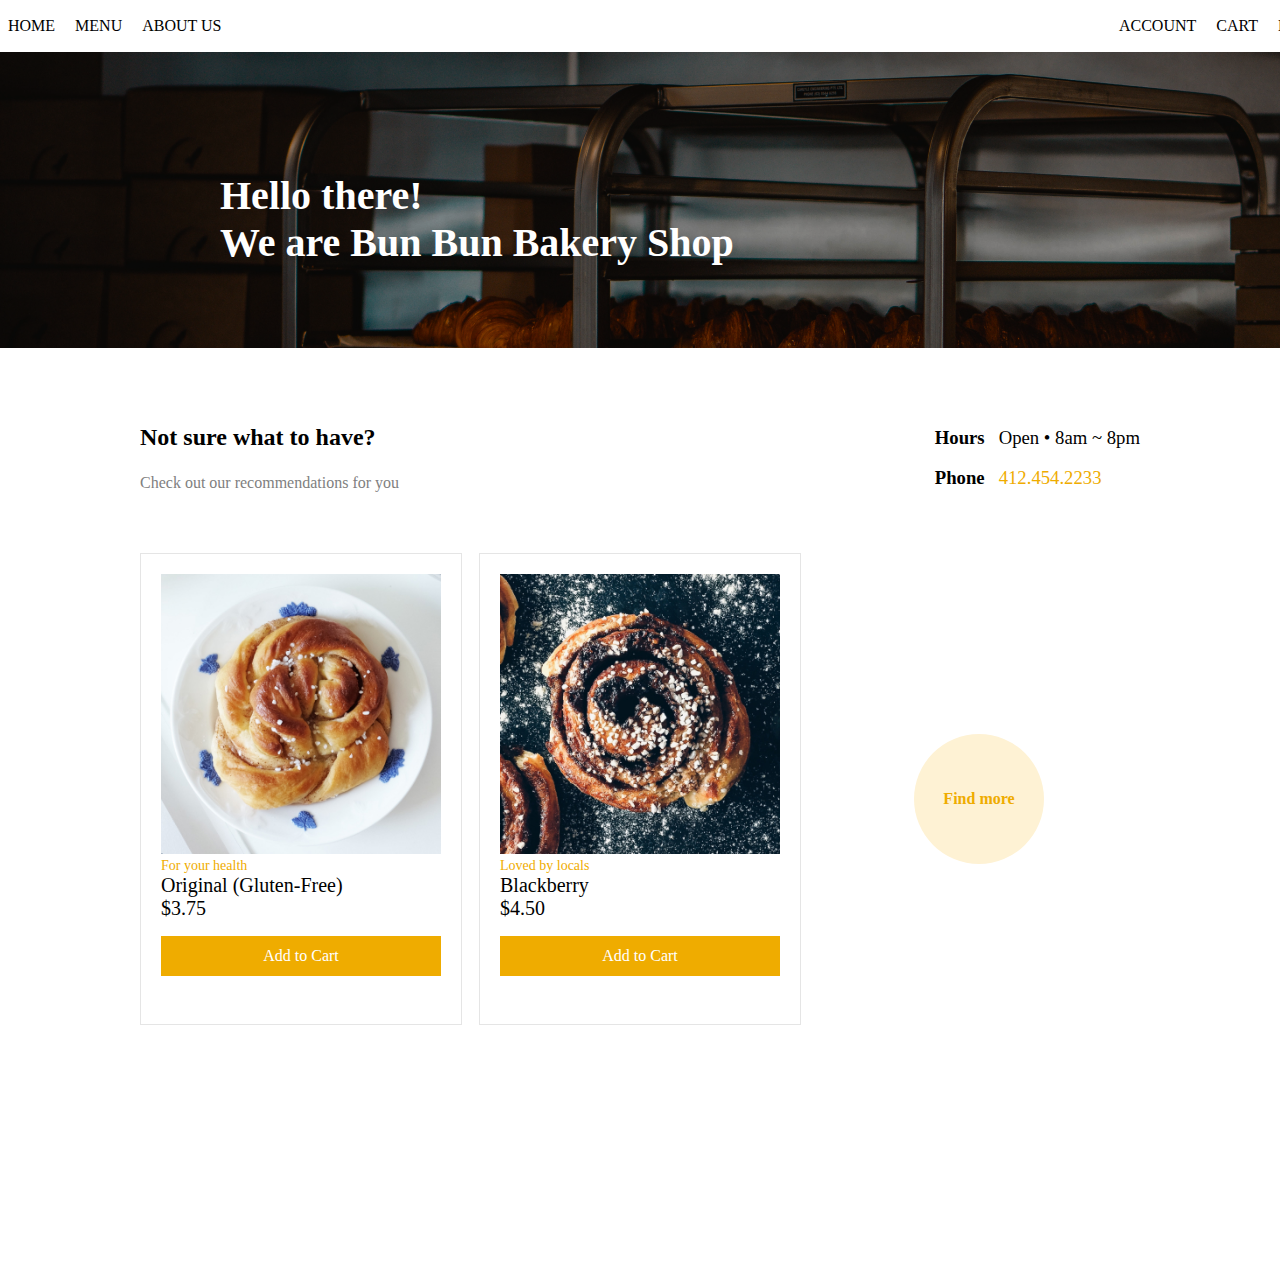
<file: index.html>
<!DOCTYPE html>
<html lang="en">
    <head>
        <title>Bun Bun Bakery Shop</title>
        <link rel="stylesheet" href="styles.css">
        <meta charset="UTF-8">
        <script defer src="main.js"></script>
        <script>
            // localStorage.setItem("addedItem", JSON.stringify(cartArray));
        </script>
    </head> 
    <body>
        <nav class="navBar">
            <div class="navBar__column">
                <a class="navBar__title" href="index.html">HOME</a>
                <a class="navBar__title" href="menu.html">MENU</a>
                <a class="navBar__title" href="about.html">ABOUT US</a>
            </div>   
            <div class="navBar__column">
                <a class="navBar__title" href="account.html">ACCOUNT</a>
                <a class="navBar__title" id="navBarCart" href="cart.html">CART</a> 
                <a class="navBar__title" href="location.html">LOCATION</a>                
            </div>
        </nav>
        <div class="hero--home">
            <img class="hero--home__img" src="images/home_hero.png" alt="bakery kitchen">
            <p class="hero--home__title"> 
                Hello there! <br> 
                We are Bun Bun Bakery Shop 
            </p>
        </div>
        <main>
            <section class="section--home">
                <div class="section--home row">
                    <div class="section--home__recommend">
                        <h1 class="section-heading">Not sure what to have?</h1>
                        <h5 class="section-subtitle">Check out our recommendations for you</h5>
                    </div>
                    <div class="section--home__operating-info"> 
                        <h3 class="section--home__operating-info__hours">Hours &nbsp;&nbsp;<span>Open • 8am ~ 8pm</span></h3>
                        <h3 class="section--home__operating-info__phone">Phone &nbsp;&nbsp;<span id="contact-phone">412.454.2233</span></h3>
                    </div>
                </div>
                <div id="content-container">
                    <div class="card menu-recommend">
                        <img class="menu-photo" src="images/menu_original.jpg" alt="topview of an original cinnamon roll">
                        <div class="recommend-topic">For your health</div>
                        <div class="menu-title">Original (Gluten-Free)</div>
                        <div class="menu-price">$3.75</div>
                        <div class="menu-btn">
                            <p class="menu-btn__title">Add to Cart</p>
                        </div> 
                    </div>
                    <div class="card menu-recommend">
                        <img class="menu-photo" src="images/menu_blackberry.jpg" alt="topview of a blackberry cinnamon roll">
                        <div class="recommend-topic">Loved by locals</div>
                        <div class="menu-title">Blackberry</div>
                        <div class="menu-price">$4.50</div>
                        <div class="menu-btn">
                            <p class="menu-btn__title">Add to Cart</p>
                        </div> 
                    </div>
                    <div class="btn-circle-area">
                        <div class="btn-circle">
                            <div class="btn-circle__title">Find more</div>
                        </div>
                    </div>
                </div>
            </section>
        </main>
        <footer>
        </footer>
    </body>
</html>
</file>
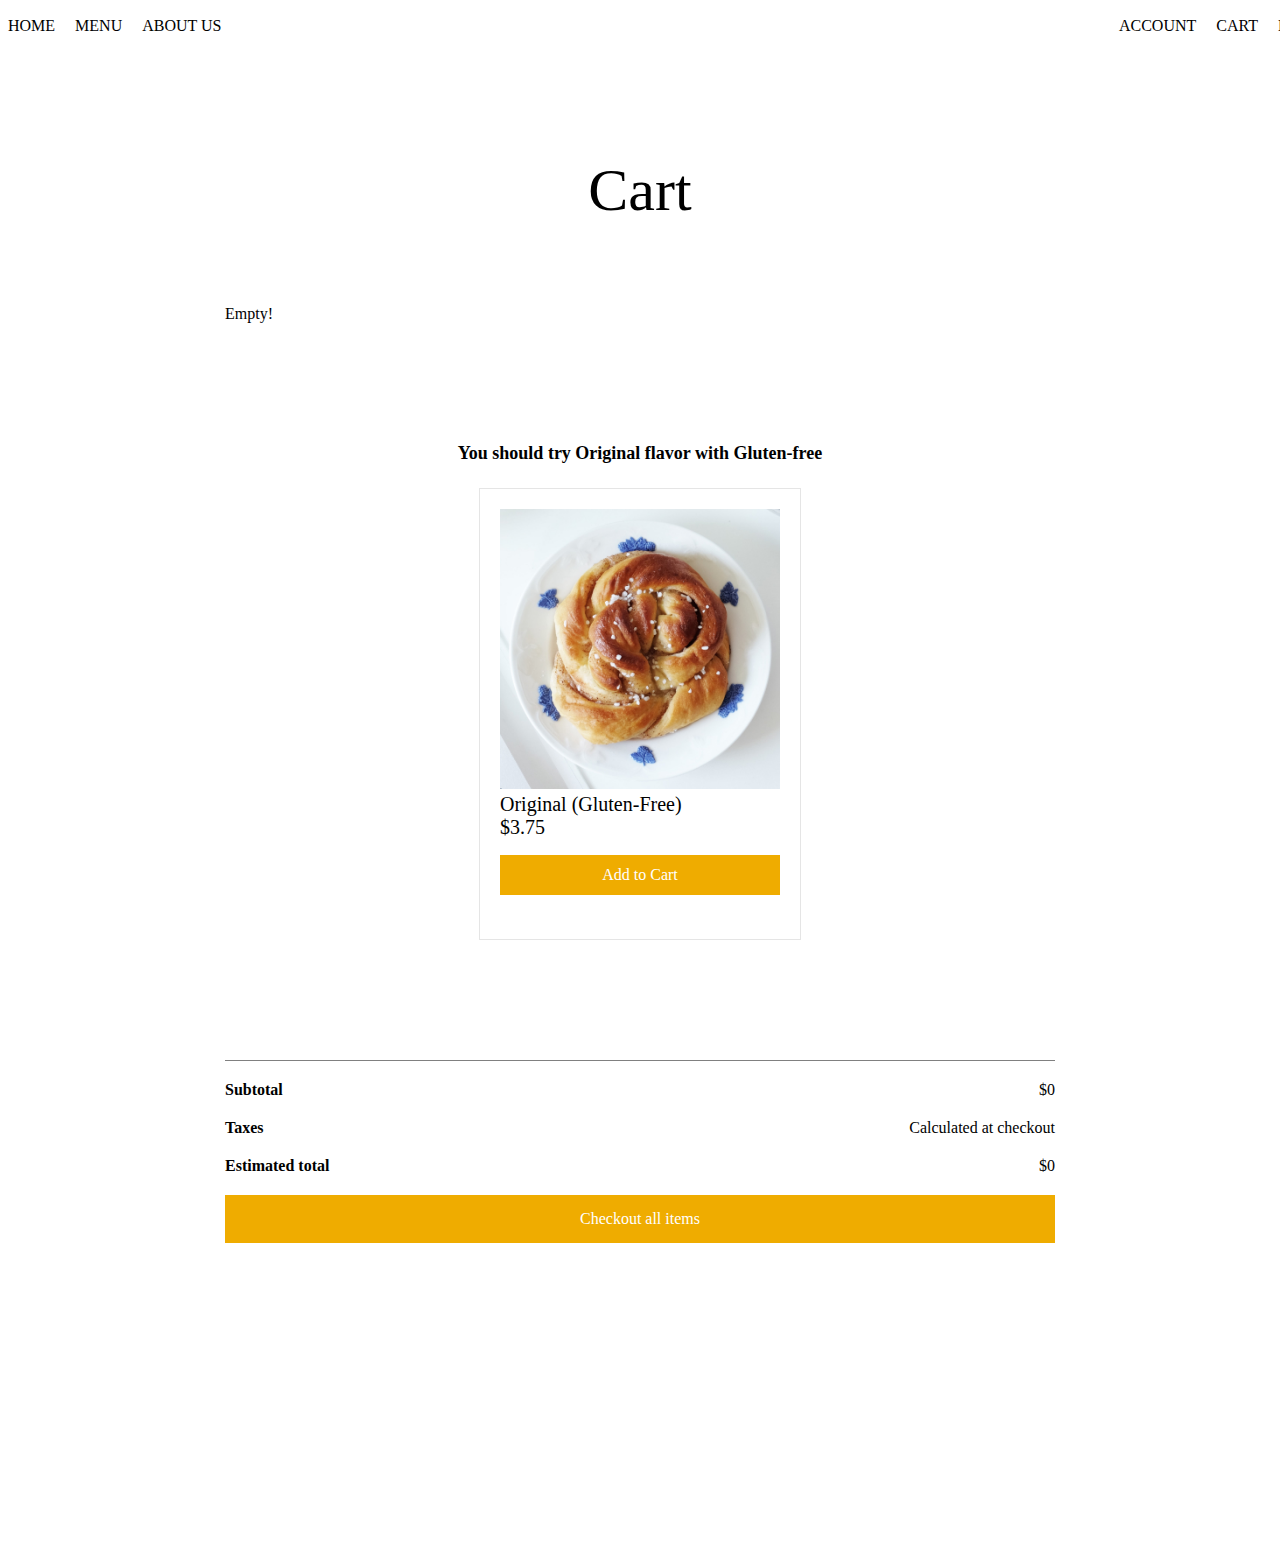
<file: cart.html>
<!DOCTYPE html>
<html lang="en">
    <head>
        <title>Bun Bun Bakery Shop</title>
        <link rel="stylesheet" href="styles.css">
        <meta charset="UTF-8">
        <script defer src="main.js"></script>
    </head> 
    <body>
        <nav class="navBar">
            <div class="navBar__column">
                <a class="navBar__title" href="index.html">HOME</a>
                <a class="navBar__title" href="menu.html">MENU</a>
                <a class="navBar__title" href="about.html">ABOUT US</a>
            </div>   
            <div class="navBar__column">
                <a class="navBar__title" href="account.html">ACCOUNT</a>
                <a class="navBar__title" id="navBarCart" href="cart.html">CART</a> 
                <a class="navBar__title" href="location.html">LOCATION</a>                
            </div>
        </nav>
        <main>
            <div class="page-top">                
                <div class="page-title">
                    Cart
                </div>
            </div>
            
            <section>
                <div class="cart-item" id="cart-item">

                    <!-- <div class="cart-item__column">
                        <div class="cart-item__checkbox">
                            <img id="cart-item__checkbox--activated" src="images/btn_checkbox_activated.jpg">
                        </div>
                    </div> -->

                    <!-- <div class="cart-item__column">
                        <img class="cart-item__photo" id="cart-item__photo--id" src="images/menu_original.jpg" alt="photo of cart added items">
                    </div> -->
                    
                    <!-- <div class="cart-item__column">
                        <div class="cart-item__option--price">
                            <div class="cart-item__option--title" id="cart-item__title--id">
                                Original 
                            </div>
                            <div class="cart-item__option--price" id="cart-item__price--id">
                                $3.75
                            </div>
                        </div>
                        <div class="cart-item__option">
                            Glaze: &nbsp; <span id="cart-item__glaze--id">None</span>
                        </div>
                        <div class="cart-item__option">
                            Qty: &nbsp; <span id="cart-item__qty__dropdown--id">1</span>
                        </div>
                        <div class="cart-item__option">
                            Free delivery
                        </div>
                        <div class="cart-item__remove">
                            Remove 
                        </div> 
                    </div> -->

                </div>

            </section>
            <section>
                <div id="section-heading--cart-recommend">
                    <div class="section-heading center">
                        You should try Original flavor with Gluten-free
                    </div>
                </div>

                <div class="card menu recommend-item">    
                    <img class="menu-photo" src="images/menu_original.jpg" alt="topview of an original gluten free cinnamon roll">
                    <div class="menu-title">Original (Gluten-Free)</div>
                    <div class="menu-price">$3.75</div>
                    <div class="menu-btn">
                        <p class="menu-btn__title">Add to Cart</p>
                    </div> 
                </div>
            </section>
            <section>
                <div class="divider">
                </div>
                <div class="cart-checkout">
                    <div class="cart-checkout__list">
                        <div class="cart-checkout__list__title">
                            Subtotal
                        </div>
                        <div class="cart-checkout__list__description">
                            <span id="sub-total"></span>
                        </div>
                    </div>
                    <div class="cart-checkout__list">
                        <div class="cart-checkout__list__title">
                            Taxes
                        </div>
                        <div class="cart-checkout__list__description">
                            Calculated at checkout
                        </div>
                    </div>
                    <div class="cart-checkout__list">
                        <div class="cart-checkout__list__title">
                            Estimated total
                        </div>
                        <div class="cart-checkout__list__description">
                            <span id="est-total"></span>
                        </div>
                    </div>
                    <div class="cart-checkout__btn">
                        Checkout all items
                    </div>
                </div>
            </section>
        </main>
        <footer>
        </footer>
    </body>
</html>
</file>
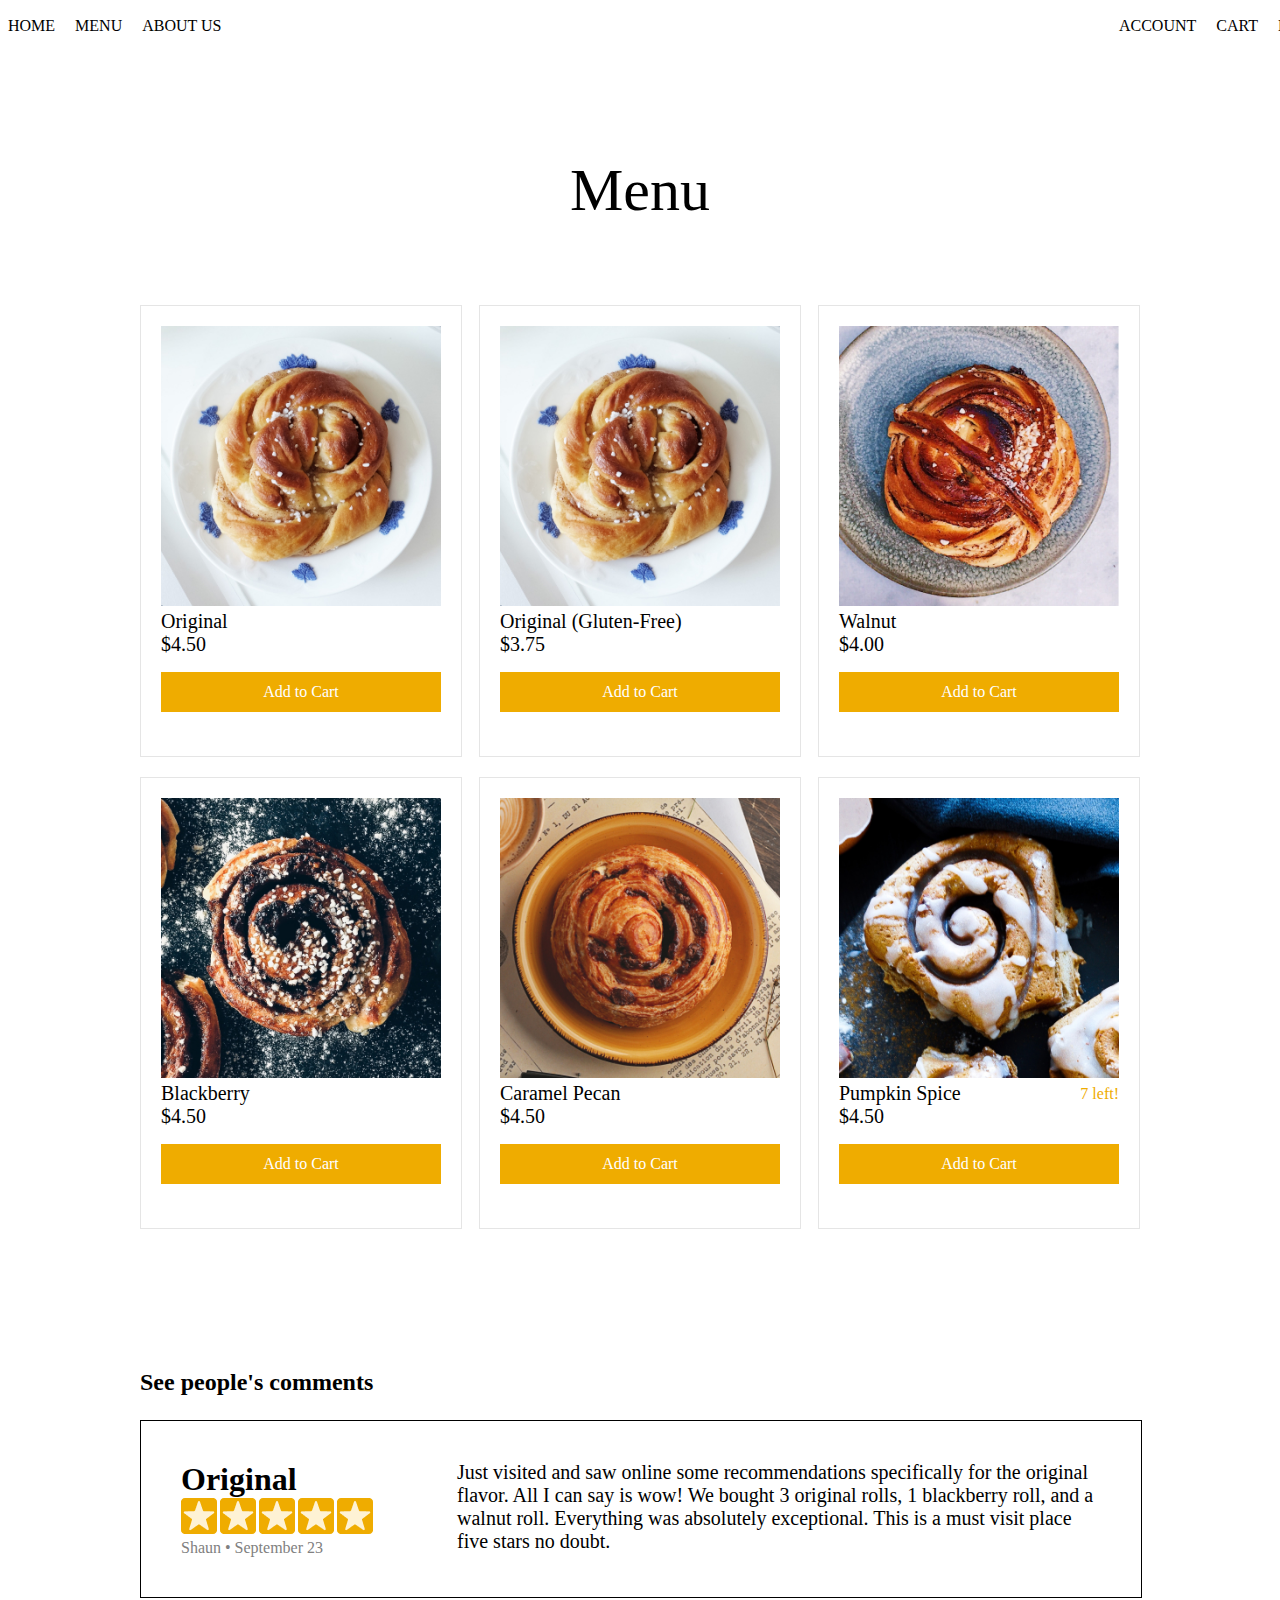
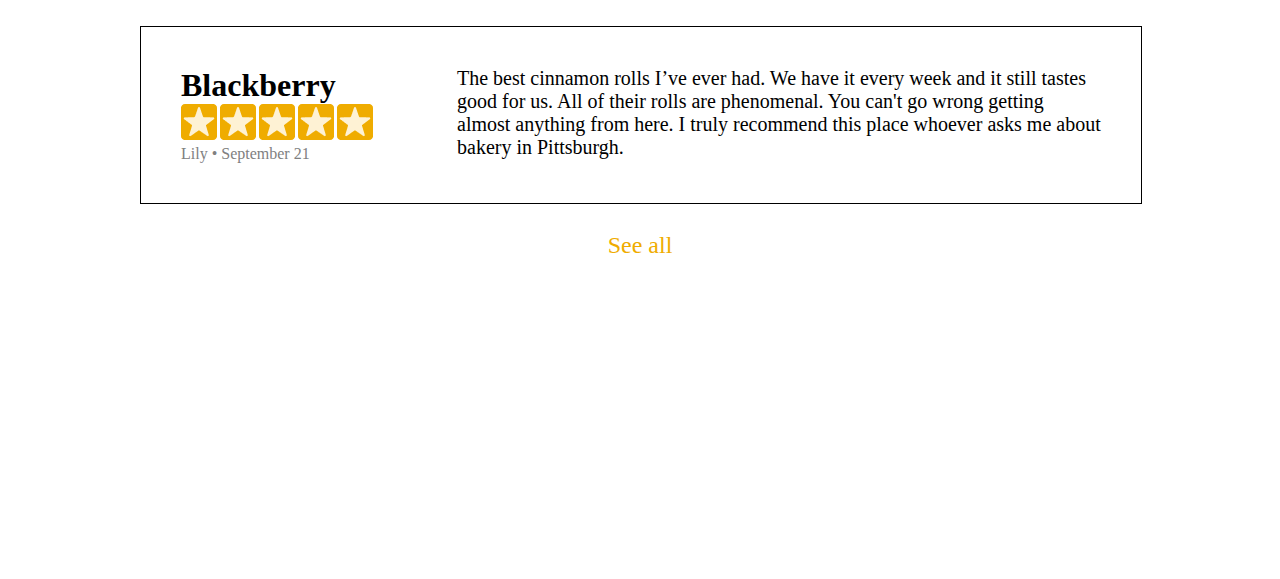
<file: menu.html>
<!DOCTYPE html>
<html lang="en">
    <head>
        <title>Bun Bun Bakery Shop</title>
        <link rel="stylesheet" href="styles.css">
        <meta charset="UTF-8">
        <script src="main.js" defer></script>
    </head> 
    <body>
        <nav class="navBar">
            <div class="navBar__column">
                <a class="navBar__title" href="index.html">HOME</a>
                <a class="navBar__title" href="menu.html">MENU</a>
                <a class="navBar__title" href="about.html">ABOUT US</a>
            </div>   
            <div class="navBar__column">
                <a class="navBar__title" href="account.html">ACCOUNT</a>
                <a class="navBar__title" id="navBarCart" href="cart.html">CART</a> 
                <a class="navBar__title" href="location.html">LOCATION</a>                
            </div>
        </nav>
        <main>
            <div class="page-title">
                Menu
            </div>
            <section id="content-container">
                <div class="card menu">
                    <img class="menu-photo" src="images/menu_original.jpg" alt="topview of an original cinnamon roll">
                    <div class="menu-title">Original</div>
                    <div class="menu-price">$4.50</div>
                    <a class="menu-btn" href="product.html">
                        <p class="menu-btn__title">Add to Cart</p>
                    </a> 
                </div>
                <div class="card menu">
                    <img class="menu-photo" src="images/menu_original.jpg" alt="topview of an original gluten-free cinnamon roll">
                    <div class="menu-title">Original (Gluten-Free)</div>
                    <div class="menu-price">$3.75</div>
                    <div class="menu-btn">
                        <p class="menu-btn__title">Add to Cart</p>
                    </div>
                </div>
                <div class="card menu">
                    <img class="menu-photo" src="images/menu_walnut.jpg" alt="topview of a walnut cinnamon roll">
                    <div class="menu-title">Walnut</div>
                    <div class="menu-price">$4.00</div>
                    <div class="menu-btn">
                        <p class="menu-btn__title">Add to Cart</p>
                    </div> 
                </div>
                <div class="card menu">
                    <img class="menu-photo" src="images/menu_blackberry.jpg" alt="topview of a blackberry cinnamon roll">
                    <div class="menu-title">Blackberry</div>
                    <div class="menu-price">$4.50</div>
                    <div class="menu-btn">
                        <p class="menu-btn__title">Add to Cart</p>
                    </div> 
                </div>
                <div class="card menu">
                    <img class="menu-photo" src="images/menu_caramel.jpg" alt="topview of a caramel pecan cinnamon roll">
                    <div class="menu-title">Caramel Pecan</div>
                    <div class="menu-price">$4.50</div>
                    <div class="menu-btn">
                        <p class="menu-btn__title">Add to Cart</p>
                    </div> 
                </div>
                <div class="card menu">
                    <img class="menu-photo" src="images/menu_pumpkin.jpg" alt="topview of a pumpkin spice cinnamon roll">
                    <div class="menu-title-status">
                        <div class="menu-title">Pumpkin Spice</div>
                        <div class="menu-status">7 left!</div>
                    </div>
                    <div class="menu-price">$4.50</div>
                    <div class="menu-btn">
                        <p class="menu-btn__title">Add to Cart</p>
                    </div> 
                </div>
            </section>
            <section>
                <div id="section-heading--review">
                    <div class="section-heading"> See people's comments </div>
                </div>
                <div class="review">
                    <div class="review__column first">
                        <div>
                            <div class="review-title">
                                Original
                            </div>
                            <img class="review-ratings" src="images/ratings-star.png" alt="5 stars review">
                        </div>
                        <div class="review-date">
                            Shaun • September 23
                        </div>
                    </div>
                    <div class="review__column">
                        <div class="review-detail">
                            Just visited and saw online some recommendations specifically for the original flavor. 
                            All I can say is wow! We bought 3 original rolls, 1 blackberry roll, and a walnut roll. 
                            Everything was absolutely exceptional. This is a must visit place five stars no doubt.
                        </div>
                    </div>
                </div>
                <div class="review">
                    <div class="review__column first">
                        <div>
                            <div class="review-title">
                                Blackberry
                            </div>
                            <img class="review-ratings" src="images/ratings-star.png" alt="5 stars review">
                        </div>
                        <div class="review-date">
                            Lily • September 21
                        </div>
                    </div>
                    <div class="review__column">
                        <div class="review-detail">
                            The best cinnamon rolls I’ve ever had. We have it every week and it still tastes good for us. 
                            All of their rolls are phenomenal. You can't go wrong getting almost anything from here. 
                            I truly recommend this place whoever asks me about bakery in Pittsburgh.
                        </div>
                    </div>
                </div>
                <div class="review-more">
                    See all
                <div>
                <div>
            </section>
        </main>
        <footer>
        </footer>
    </body>
</html>
</file>
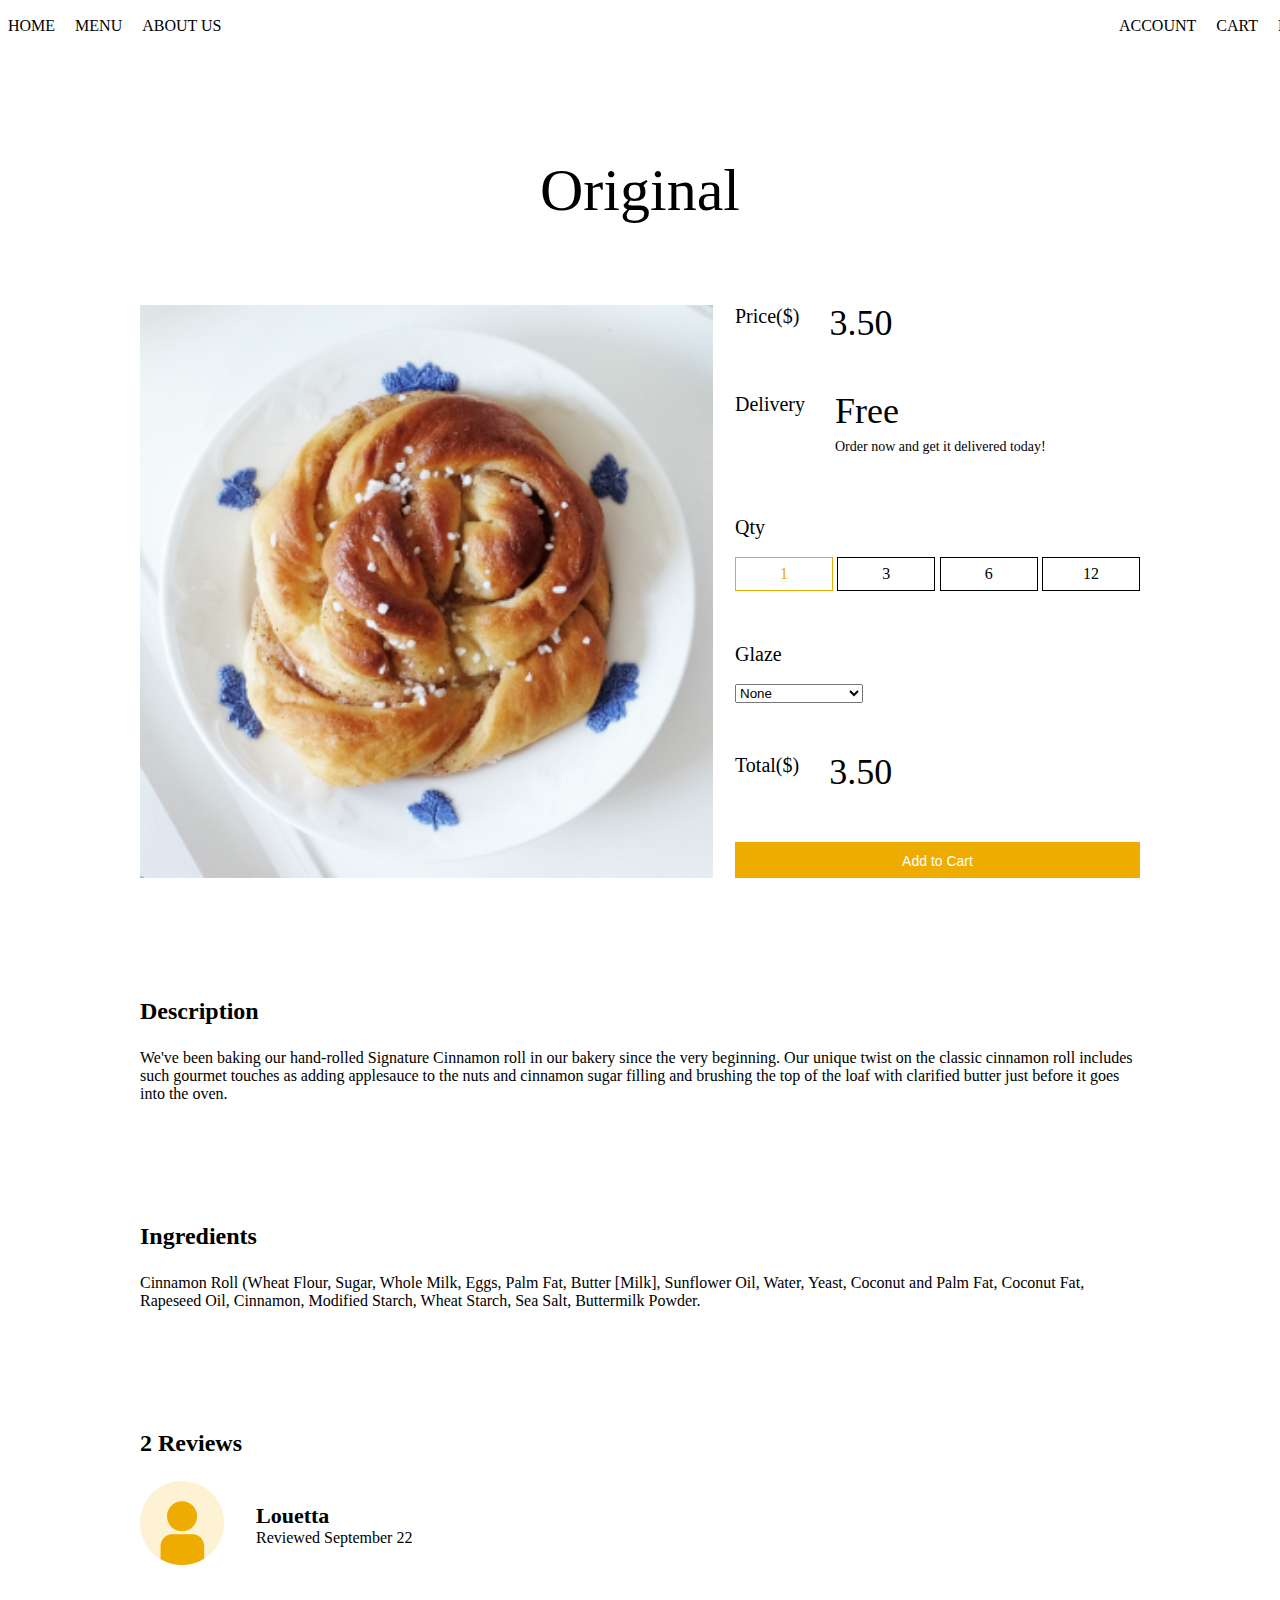
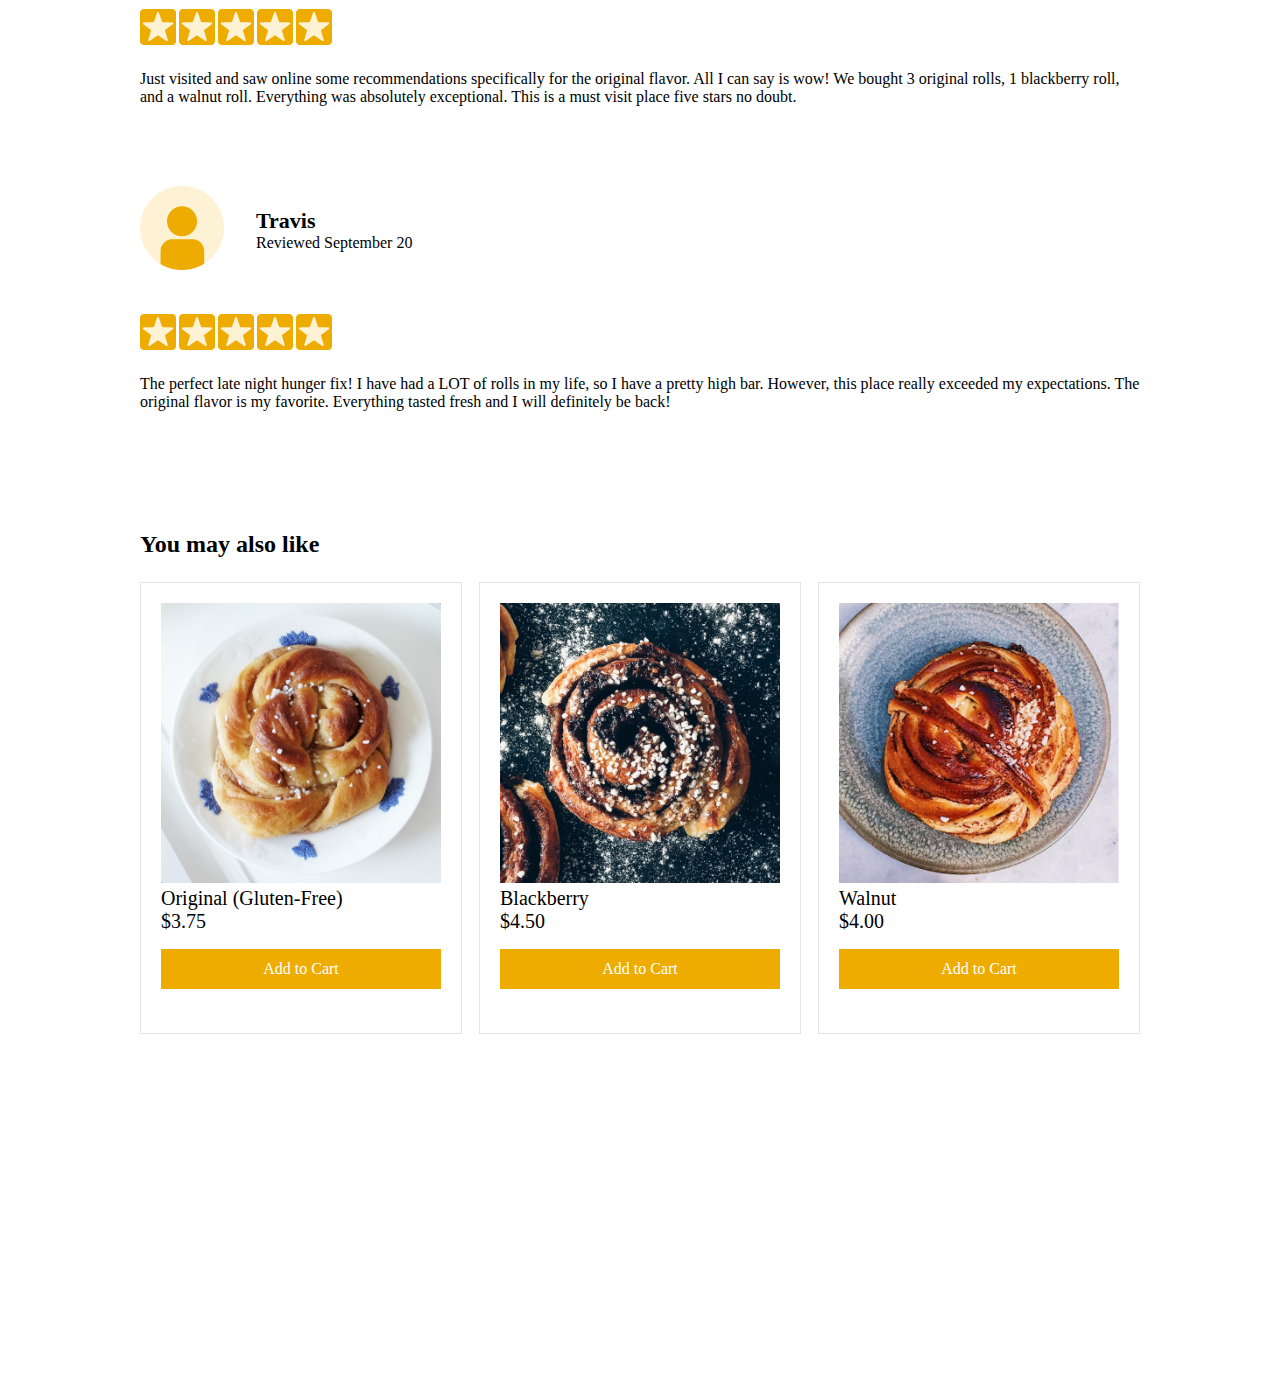
<file: product.html>
<!DOCTYPE html>
<html lang="en">
    <head>
        <title>Bun Bun Bakery Shop</title>
        <link rel="stylesheet" href="styles.css">
        <meta charset="UTF-8">
        <script defer src="main.js"></script>
    </head> 
    <body>
        <nav class="navBar">
            <div class="navBar__column">
                <a class="navBar__title" href="index.html">HOME</a>
                <a class="navBar__title" href="menu.html">MENU</a>
                <a class="navBar__title" href="about.html">ABOUT US</a>
            </div>   
            <div class="navBar__column">
                <a class="navBar__title" href="account.html">ACCOUNT</a>
                <a class="navBar__title" id="navBarCart" href="cart.html">CART</a> 
                <a class="navBar__title" href="location.html">LOCATION</a>                
            </div>
        </nav>
        <main>
            <div class="page-title">
                Original
            </div>
            <section id="content-container">
                <div class="content-container__column">
                    <img class="product-photo" id="large-photo" src="images/menu_original.jpg"  alt="topview of an original cinnamon roll">
                </div>
                <div class="content-container__column">
                    <div class="product-option">
                        <div class="option-title">
                            Price($)
                        </div>
                        <div class="option-content">
                            3.50
                        </div>
                    </div>
                    <div class="product-option">
                        <div class="option-title">
                            Delivery
                        </div>
                        <div class="option-content">
                            Free <br>
                            <p class="option-content--delivery-info"> Order now and get it delivered today!</p>
                        </div>    
                    </div>

                    <div class="product-option--qty">
                        <div class="option-title">
                            Qty
                        </div>
                        <div class="option-content--qty">
                            <input type="radio" id="one" name="qtys" value="1" onclick="updatePrice(1)" checked>
                            <label for="one">1</label>
                        
                            <input type="radio" id="three" name="qtys" value="3" onclick="updatePrice(3)">
                            <label for="three">3</label>
                       
                            <input type="radio" id="six" name="qtys" value="6" onclick="updatePrice(6)">
                            <label for="six">6</label>
                       
                            <input type="radio" id="twelve" name="qtys" value="12" onclick="updatePrice(12)">
                            <label for="twelve">12</label>
                        </div>
                    </div>

                    <div class="product-option">
                        <form class="product-option--glaze" action="">
                            <label for="option-title--glaze" class="option-title">Glaze</label>
                            <select name="glazes" id="option-title--glaze" onChange="updatePhoto(this.value)">
                                <option value="none" selected > None </option>
                                <option value="sugar-milk" > Sugar-milk </option>
                                <option value="vanilla-milk" > Vanilla-milk </option>
                                <option value="double-chocolate" > Double Chocolate </option>
                            </select> 
                        </form>
                    </div>

                    <div class="product-option">
                        <div class="option-title">
                            Total($)
                        </div>
                        <div id="totalPrice" class="option-content">
                            3.50
                        </div>
                    </div>
                    <button class="product-option__cart-btn" onclick="addToCart('Original')">
                        Add to Cart
                    </button>
                </div>
            </section>

            <section>
                <div id="section-heading--description">
                    <div class="section-heading">
                        Description
                    </div>
                </div>
                <div class="description">
                    We've been baking our hand-rolled Signature Cinnamon roll in our bakery since the very beginning. 
                    Our unique twist on the classic cinnamon roll includes such gourmet touches as adding applesauce 
                    to the nuts and cinnamon sugar filling and brushing the top of the loaf with clarified butter just 
                    before it goes into the oven.
                </div>
            </section>

            <section>
                <div id="section-heading--ingredients">
                    <div class="section-heading">
                        Ingredients
                    </div>
                </div>
                <div class="ingredients">
                    Cinnamon Roll (Wheat Flour, Sugar, Whole Milk, Eggs, Palm Fat, Butter [Milk], Sunflower Oil, Water, Yeast,
                    Coconut and Palm Fat, Coconut Fat, Rapeseed Oil, Cinnamon, Modified Starch, Wheat Starch, Sea Salt, Buttermilk Powder.
                </div>
            </section>

            <section>
                <div id="section-heading--review">
                    <div class="section-heading"> 2 Reviews </div>
                </div>
                <div class="review--avatar">
                    <div class="review--avatar__personal-info">
                        <div class="review--avatar__column">
                            <img class="review--avatar-icon" src="images/avatar.png" alt="avatar">
                        </div>
                        <div class="review--avatar__column">
                            <div class="review--avatar-name">
                                Louetta
                            </div>
                            <div class="review--avatar-date">
                                Reviewed September 22
                            </div>
                        </div>    
                    </div>
                    <div class="reveiew--avatar__ratings">
                        <img class="review-ratings" src="images/ratings-star.png" alt="review stars">
                    </div>
                    <div class="review--avatar__detail">
                        Just visited and saw online some recommendations specifically for the original flavor. 
                        All I can say is wow! We bought 3 original rolls, 1 blackberry roll, and a walnut roll. 
                        Everything was absolutely exceptional. This is a must visit place five stars no doubt.
                    </div>
                </div>
                <div class="review--avatar">
                    <div class="review--avatar__personal-info">
                        <div class="review--avatar__column">
                            <img class="review--avatar-icon" src="images/avatar.png" alt="avatar">
                        </div>
                        <div class="review--avatar__column">
                            <div class="review--avatar-name">
                                Travis
                            </div>
                            <div class="review--avatar-date">
                                Reviewed September 20
                            </div>
                        </div>    
                    </div>
                    <div class="reveiew--avatar__ratings">
                        <img class="review-ratings" src="images/ratings-star.png" alt="review stars">
                    </div>
                    <div class="review--avatar__detail">
                        The perfect late night hunger fix! I have had a LOT of rolls in my life, so I have a pretty high bar. 
                        However, this place really exceeded my expectations. The original flavor is my favorite. Everything tasted fresh 
                        and I will definitely be back! 
                    </div>
                </div>
            </section>

            <section>
                <div id="section-heading--review">
                    <div class="section-heading"> You may also like </div>
                </div>
                <div id="content-container">
                    <div class="card menu">
                        <img class="menu-photo" src="images/menu_original.jpg" alt="topview of an original cinnamon roll">
                        <div class="menu-title">Original (Gluten-Free)</div>
                        <div class="menu-price">$3.75</div>
                        <div class="menu-btn">
                            <p class="menu-btn__title">Add to Cart</p>
                        </div> 
                    </div>
                    <div class="card menu">
                        <img class="menu-photo" src="images/menu_blackberry.jpg" alt="topview of a blackberry cinnamon roll">
                        <div class="menu-title">Blackberry</div>
                        <div class="menu-price">$4.50</div>
                        <div class="menu-btn">
                            <p class="menu-btn__title">Add to Cart</p>
                        </div> 
                    </div>
                    <div class="card menu">
                        <img class="menu-photo" src="images/menu_walnut.jpg"  alt="topview of a walnut cinnamon roll">
                        <div class="menu-title">Walnut</div>
                        <div class="menu-price">$4.00</div>
                        <div class="menu-btn">
                            <p class="menu-btn__title">Add to Cart</p>
                        </div> 
                    </div>
                </div>
            </section>
        </main>
        <footer>
        </footer>
    </body>
</html>
</file>
<file: styles.css>
a {
  text-decoration: none;
  color: black;
}

body {
  font-family: "poppins";
  max-width: max-content;
  min-height: 100vh;
  margin: auto;
  display: flex;
  flex-direction: column;
  overscroll-behavior-y: none;
}

button {
  border: none;
}

.btn-circle {
  width: 130px;
  height: 130px;
  border-radius: 50%;
  background-color: #fef2d4;
}

.btn-circle-area {
  width: 322px;
  height: 472px;
  display: flex;
  justify-content: center;
  align-items: center;
}

.btn-circle__title {
  font-weight: 700;
  color: #efac00;
  display: flex;
  align-items: center;
  justify-content: center;
  height: 100%;
  text-align: center;
}

.card {
  border: 1px solid #e5e5e5;
  padding: 20px;
  width: 280px;
  /* height: 430px; */
}

.card.menu {
  height: 410px;
}

.card.menu-recommend {
  height: 430px;
}

/* .card-recommend.menu {
  margin: auto;
} */

.card h3 {
  margin: 0px;
}

/* .card h6 {
  color: #efac00;
  margin: 0;
} */

.card.menu-recommend,
.card.menu {
  margin-bottom: 20px;
}

.card.menu.recommend-item {
  margin: auto;
}

.cart-checkout {
  display: flex;
  flex-direction: column;
  align-items: center;
  margin: auto;
}

.cart-checkout__btn {
  width: 830px;
  height: 48px;
  line-height: 48px;
  text-align: center;
  color: white;
  background-color: #efac00;
}

.cart-checkout__list {
  display: flex;
  justify-content: space-between;
  width: 830px;
  margin-bottom: 20px;
}

.cart-checkout__list__title {
  font-weight: 700;
}

.cart-item {
  display: flex;
  flex-direction: column;
  justify-content: space-between;
  width: 830px;
  margin: auto;
}

#cart-item__wrapper {
  display: flex;
  justify-content: space-between;
}

.cart-item__checkbox {
  width: 36px;
  height: 36px;
  background-color: #808080;
}

#cart-item__checkbox--activated {
  width: 36px;
  height: 36px;
}

.cart-item__column {
  display: flex;
  flex-direction: column;
  justify-content: space-between;
}

.cart-item__option {
  display: flex;

  width: 490px;
}

.cart-item__option--qty {
  display: flex;
}

/* .cart-item__option--qty__dropdown {
  width: 78px;
  height: 32px;
  line-height: 32px;
  margin-left: 10px;
  padding-left: 10px;
  border: 1px solid black;
} */

.cart-item__option--qty__chevron {
  height: 32px;
  outline: 1px solid black;
  margin-top: 1px;
  margin-right: 1px;
}

.cart-item__option--price {
  display: flex;
  justify-content: space-between;
}

.cart-item__photo {
  width: 235px;
  height: 235px;
}

.cart-item__remove {
  width: 175px;
  height: 36px;
  text-align: center;
  line-height: 36px;
  outline: 1px solid black;
}

#contact-phone {
  color: #efac00;
}

#content-container {
  max-width: 1000px;
  display: flex;
  flex-direction: row;
  justify-content: space-between;
  align-items: center;
  flex-wrap: wrap;
  margin-left: auto;
  margin-right: auto;
}

.content-container__column {
  /* width: 405px; */
  height: 573px;
  display: flex;
  /* justify-content: center; */
  align-items: center;
  flex-direction: column;
  justify-content: space-between;
}

.description {
  width: 1000px;
  margin: auto;
}

.divider {
  width: 830px;
  height: 1px;
  background-color: #808080;
  margin: auto;
  margin-bottom: 20px;
}

footer {
  margin-top: auto;
  width: 1000px;
  min-height: 200px;
}

.hero--home {
  height: 296px;
  margin-bottom: 60px;
}

.hero--home__title {
  position: relative;
  /* left: 220px; */
  bottom: 220px;
  font-size: 40px;
  font-weight: 600;
  color: white;
  padding-left: 220px;
}

.ingredients {
  width: 1000px;
  margin: auto;
}

.menu-btn {
  display: block;
  background-color: #efac00;
}

.menu-btn__title {
  text-align: center;
  line-height: 40px;
  color: white;
}

.menu-status {
  color: #efac00;
}

.menu-title {
  font-size: 20px;
  font-weight: 400;
}

.menu-title-status {
  display: flex;
  justify-content: space-between;
  align-items: center;
}

.menu-photo {
  width: 280px;
  height: 280px;
}

.menu-price {
  font-size: 20px;
  font-weight: 400;
  /* margin-bottom: 10px; */
}

.navBar {
  display: flex;
  justify-content: space-between;
  align-items: center;
  width: 1366px;
  height: 52px;
}

.navBar__column {
  display: inline-block;
}

.navBar__title {
  margin: 8px;
}

/* .option-content--qty > #one {
  background-color: red;
} */

.option {
  display: flex;
}

.option-content {
  font-size: 36px;
  line-height: 36px;
}

.option-content--delivery-info {
  font-size: 14px;
  margin: 0px;
}

.option-content--qty {
  display: flex;
  justify-content: space-between;
}

.option-content--qty__btn {
  width: 96px;
  height: 32px;
  text-align: center;
  line-height: 32px;
  border: 1px solid black;
}

.option-content--glaze {
  display: flex;
  justify-content: space-between;
}

.option-content-glaze__dropdown {
  width: 375px;
  height: 32px;
  text-align: center;
  line-height: 32px;
  border: 1px solid black;
}

.option-content-glaze__chevron img {
  width: 32px;
  height: 32px;
  outline: 1px solid black;
  /* border: 1px solid red; */
  margin-top: 1px;
  margin-right: 1px;
}

.option-title {
  font-size: 20px;
  align-items: flex-start;
}

p {
  color: black;
}

.page-title {
  display: flex;
  flex-direction: column;
  align-items: center;
  font-weight: 100;
  font-size: 60px;
  margin-left: auto;
  margin-right: auto;
  margin-bottom: 80px;
  margin-top: 104px;
}

.page-top {
  display: flex;
}

.product-option {
  display: flex;
  align-items: flex-start;
  width: 405px;
  gap: 30px;
}

.product-option__cart-btn {
  width: 405px;
  height: 36px;
  text-align: center;
  font-size: 14px;
  color: white;
  line-height: 36px;
  font-weight: 400;
  background-color: #efac00;
}

.product-option--qty {
  width: 405px;
}

.product-option--qty .option-title {
  display: flex;
  margin-bottom: 18px;
}

.product-option--qty .option-content--qty input[type="radio"] {
  opacity: 0;
  position: fixed;
  width: 0;
}

.product-option--qty .option-content--qty input[type="radio"]:checked + label {
  border: 1px solid #efac00;
  color: #efac00;
}

.product-option--qty .option-content--qty label {
  display: flex;
  flex-direction: row;
  justify-content: center;
  width: 96px;
  height: 32px;
  line-height: 32px;
  background-color: white;
  border: 1px solid black;
}

.product-option--glaze label {
  display: flex;
  margin-bottom: 18px;
}

/* .option-content--qty .product-option--glaze {
  width: 405px;
} */

.product-photo {
  width: 573px;
  height: 573px;
}

section {
  width: 1000px;
  margin: auto;
  margin-bottom: 120px;
}

.section-heading {
  font-size: 24px;
  font-weight: 700;
  margin-bottom: 24px;
}

.section-heading.center {
  font-size: 18px;
  font-weight: 700;
  margin: auto;
  margin-bottom: 24px;
}

.section--home {
  margin-bottom: 35px;
}

.section-subtitle {
  font-size: 16px;
  font-weight: 400;
  line-height: 16px;
  margin-top: 0px;
  color: #808080;
}

.section--home__operating-info__hours span {
  font-weight: 400;
}

.section--home__operating-info__phone span {
  font-weight: 400;
}

/* #section-heading--review {
  width: 1000px;
  margin-left: auto;
  margin-right: auto;
} */

#section-heading--review,
#section-heading--description,
#section-heading--ingredients {
  width: 1000px;
  margin-left: auto;
  margin-right: auto;
}

#section-heading--cart-recommend {
  display: flex;
  margin-left: auto;
  margin-right: auto;
}

.recommend-topic {
  font-size: 14px;
  font-weight: 400;
  color: #efac00;
}

.review {
  display: flex;
  justify-content: space-between;
  width: 1000px;
  border: 1px solid black;
  margin-left: auto;
  margin-right: auto;
  margin-bottom: 28px;
}

.review-more {
  text-align: center;
  font-size: 24px;
  font-weight: 400;
  color: #efac00;
}

.review__column {
  padding: 40px;
}

.review__column.first {
  display: flex;
  flex-direction: column;
  justify-content: space-between;
}

.review--avatar {
  width: 1000px;
  margin: auto;
  margin-bottom: 80px;
}

.review--avatar__detail {
  font-weight: 400;
  font-size: 16px;
}

.review--avatar-name {
  font-size: 22px;
  font-weight: 600;
}

.review--avatar-icon {
  width: 84px;
  height: 84px;
}

.review--avatar__personal-info {
  display: flex;
  align-items: center;
  /* width: 1000px; */
  /* margin: auto; */
  gap: 32px;
  margin-bottom: 40px;
}

.reveiew--avatar__ratings {
  margin-bottom: 20px;
}

.review-date {
  color: #808080;
}

.review-detail {
  width: 644px;
  font-size: 20px;
  font-weight: 400;
}

.review-title {
  font-size: 32px;
  font-weight: 600;
}

.review-ratings {
  width: 192px;
  height: 37px;
}

.row {
  display: flex;
  justify-content: space-between;
}
</file>
